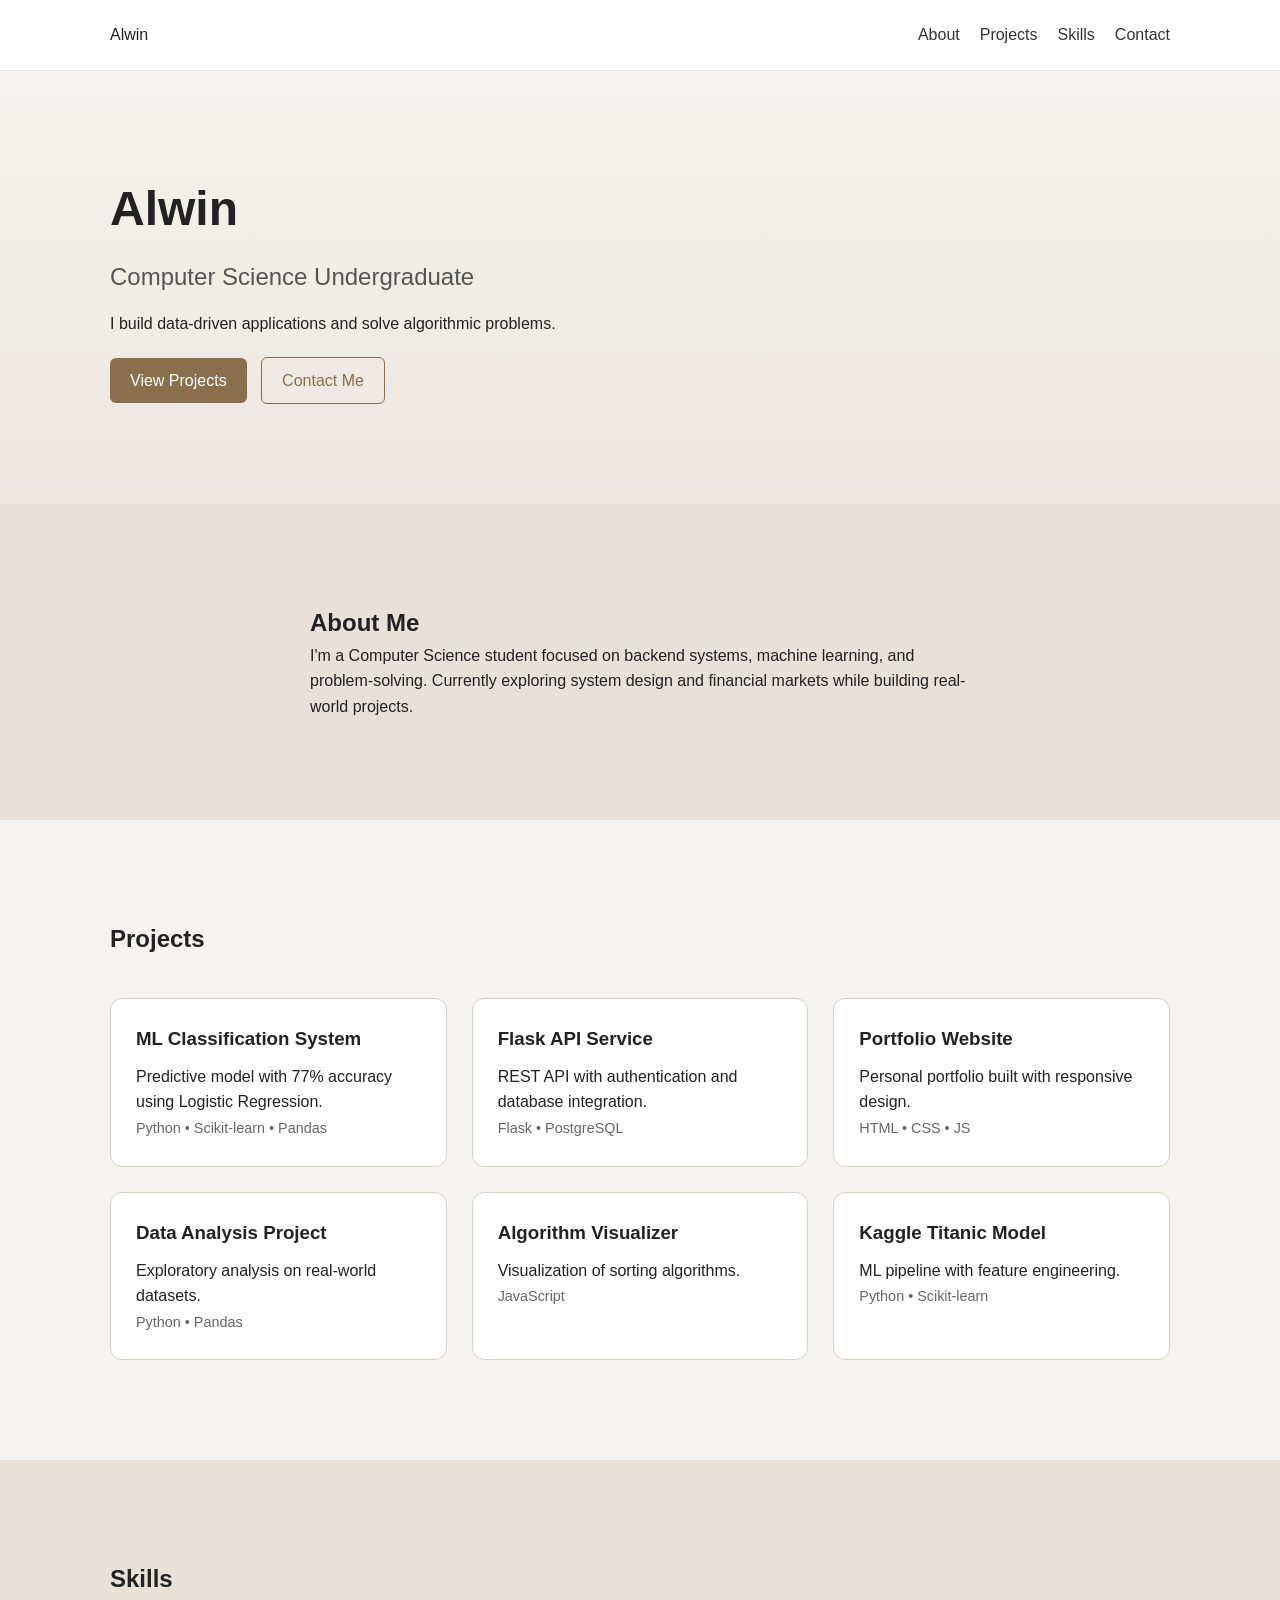
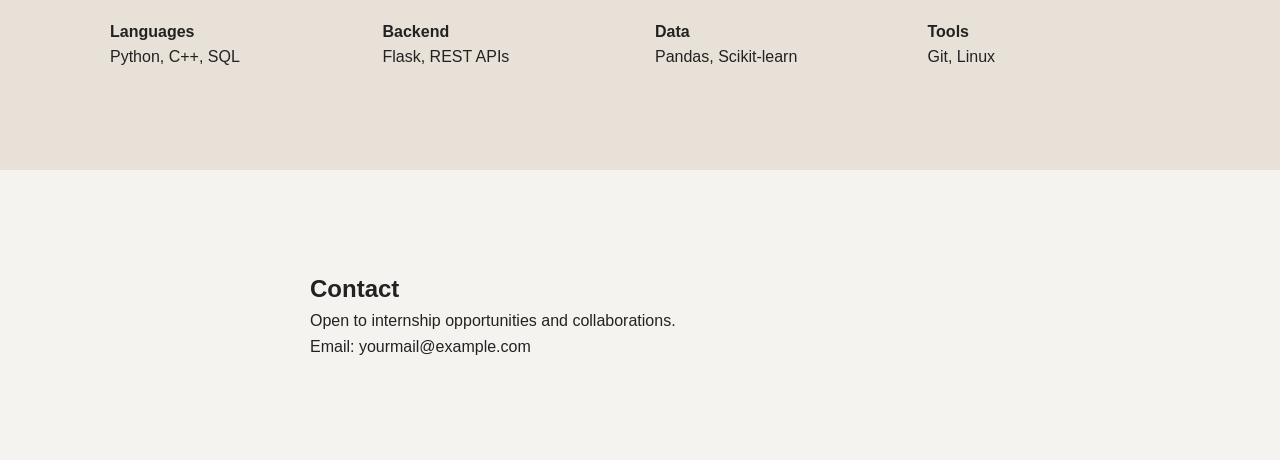
<file: docs/index.html>
<!DOCTYPE html>
<html lang="en">
<head>
    <meta charset="UTF-8">
    <title>Alwin | Portfolio</title>
    <meta name="viewport" content="width=device-width, initial-scale=1.0">
    <link rel="stylesheet" href="styles.css">
</head>
<body>

    <!-- Navbar -->
    <nav class="navbar">
        <div class="container nav-container">
            <div class="logo">Alwin</div>
            <ul class="nav-links">
                <li><a href="#about">About</a></li>
                <li><a href="#projects">Projects</a></li>
                <li><a href="#skills">Skills</a></li>
                <li><a href="#contact">Contact</a></li>
            </ul>
        </div>
    </nav>

    <!-- Hero -->
    <section class="section hero">
        <div class="container">
            <h1>Alwin</h1>
            <h2>Computer Science Undergraduate</h2>
            <p>I build data-driven applications and solve algorithmic problems.</p>
            <div class="hero-buttons">
                <a href="#projects" class="btn primary">View Projects</a>
                <a href="#contact" class="btn secondary">Contact Me</a>
            </div>
        </div>
    </section>

    <!-- About -->
    <section id="about" class="section alt">
        <div class="container narrow">
            <h2>About Me</h2>
            <p>
                I'm a Computer Science student focused on backend systems,
                machine learning, and problem-solving. Currently exploring
                system design and financial markets while building real-world projects.
            </p>
        </div>
    </section>

    <!-- Projects -->
    <section id="projects" class="section">
    <div class="container">
        <h2>Projects</h2>

        <div class="projects-grid">

            <div class="project-card">
                <h3>ML Classification System</h3>
                <p>Predictive model with 77% accuracy using Logistic Regression.</p>
                <span class="tech">Python • Scikit-learn • Pandas</span>
            </div>

            <div class="project-card">
                <h3>Flask API Service</h3>
                <p>REST API with authentication and database integration.</p>
                <span class="tech">Flask • PostgreSQL</span>
            </div>

            <div class="project-card">
                <h3>Portfolio Website</h3>
                <p>Personal portfolio built with responsive design.</p>
                <span class="tech">HTML • CSS • JS</span>
            </div>

            <div class="project-card">
                <h3>Data Analysis Project</h3>
                <p>Exploratory analysis on real-world datasets.</p>
                <span class="tech">Python • Pandas</span>
            </div>

            <div class="project-card">
                <h3>Algorithm Visualizer</h3>
                <p>Visualization of sorting algorithms.</p>
                <span class="tech">JavaScript</span>
            </div>

            <div class="project-card">
                <h3>Kaggle Titanic Model</h3>
                <p>ML pipeline with feature engineering.</p>
                <span class="tech">Python • Scikit-learn</span>
            </div>

        </div>
    </div>
</section>

    <!-- Skills -->
    <section id="skills" class="section alt">
        <div class="container">
            <h2>Skills</h2>

            <div class="skills-grid">
                <div>
                    <h4>Languages</h4>
                    <p>Python, C++, SQL</p>
                </div>
                <div>
                    <h4>Backend</h4>
                    <p>Flask, REST APIs</p>
                </div>
                <div>
                    <h4>Data</h4>
                    <p>Pandas, Scikit-learn</p>
                </div>
                <div>
                    <h4>Tools</h4>
                    <p>Git, Linux</p>
                </div>
            </div>
        </div>
    </section>

    <!-- Contact -->
    <section id="contact" class="section">
        <div class="container narrow">
            <h2>Contact</h2>
            <p>Open to internship opportunities and collaborations.</p>
            <p>Email: yourmail@example.com</p>
        </div>
    </section>

</body>
</html>
</file>
<file: docs/styles.css>
/* Reset */
* {
    margin: 0;
    padding: 0;
    box-sizing: border-box;
}

body {
    font-family: -apple-system, BlinkMacSystemFont, sans-serif;
    line-height: 1.6;
    background-color: #EDE7DD;
    color: #222;
}

/* Container System */
.container {
    max-width: 1100px;
    margin: 0 auto;
    padding: 0 20px;
}

.narrow {
    max-width: 700px;
}

/* Sections */
.section {
    padding: 100px 0;
    background: #F5F3EF;
}

.alt {
    background: #E7E1D7;
}

/* Navbar */
.navbar {
    position: sticky;
    top: 0;
    background: white;
    border-bottom: 1px solid #E6E6E6;
}

.nav-container {
    display: flex;
    justify-content: space-between;
    align-items: center;
    height: 70px;
}

.nav-links {
    list-style: none;
    display: flex;
    gap: 20px;
}

.nav-links a {
    text-decoration: none;
    color: #333;
    font-weight: 500;
}

/* Hero */
.hero {
    background: linear-gradient(
        to bottom,
        #F5F3EF,
        #ECE7DF
    );
}

.hero h1 {
    font-size: 3rem;
    margin-bottom: 10px;
}

.hero h2 {
    font-weight: 400;
    margin-bottom: 15px;
    color: #555;
}

.hero-buttons {
    margin-top: 20px;
}

.btn {
    display: inline-block;
    padding: 10px 20px;
    text-decoration: none;
    border-radius: 6px;
    margin-right: 10px;
    font-weight: 500;
}

.primary {
    background-color: #8A6F4D;
    color: white;
}

.primary:hover {
    background-color: #6E563B;
}

.secondary {
    border: 1px solid #8A6F4D;
    color: #8A6F4D;
}

/* Projects */
.projects-grid {
    display: grid;
    grid-template-columns: repeat(3, 1fr);
    gap: 25px;
    margin-top: 40px;
}

.project-card {
    background: #FFFFFF;
    border: 1px solid #D8D0C4;
    border-radius: 12px;
    padding: 25px;
    transition: transform 0.2s ease, box-shadow 0.2s ease;
}

.project-card:hover {
    transform: translateY(-5px);
    box-shadow: 0 10px 25px rgba(0,0,0,0.08);
}

.project-card h3 {
    margin-bottom: 10px;
}

.tech {
    font-size: 0.9rem;
    color: #666;
    margin-top: 5px;
}

/* Skills */
.skills-grid {
    display: grid;
    grid-template-columns: repeat(auto-fit, minmax(200px, 1fr));
    gap: 30px;
    margin-top: 20px;
}

/* Links */
a {
    color: #8A6F4D;
}

a:hover {
    color: #6E563B;
}

/* Responsive */
@media (max-width: 1000px) {
    .projects-grid {
        grid-template-columns: repeat(2, 1fr);
    }
}

@media (max-width: 768px) {
    .hero h1 {
        font-size: 2.2rem;
    }

    .section {
        padding: 70px 0;
    }
}

@media (max-width: 600px) {
    .projects-grid {
        grid-template-columns: 1fr;
    }
}
</file>
